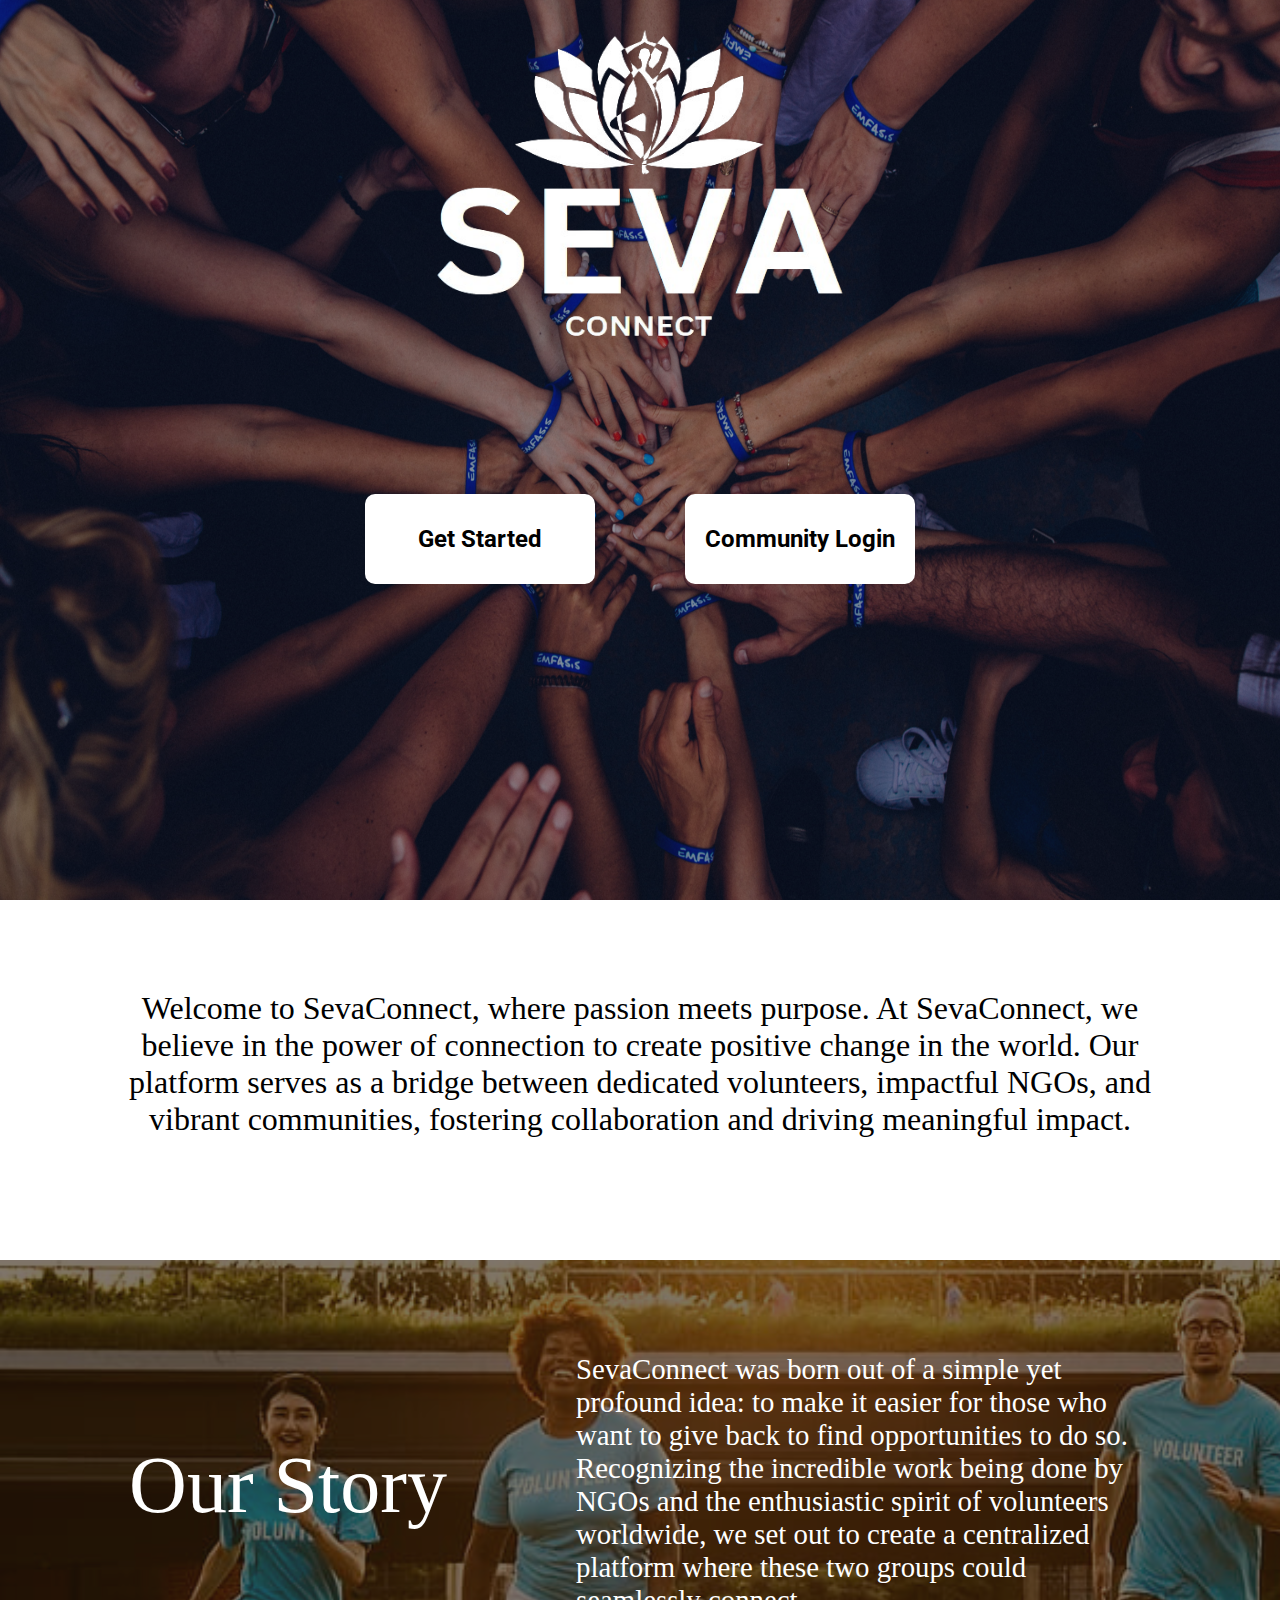
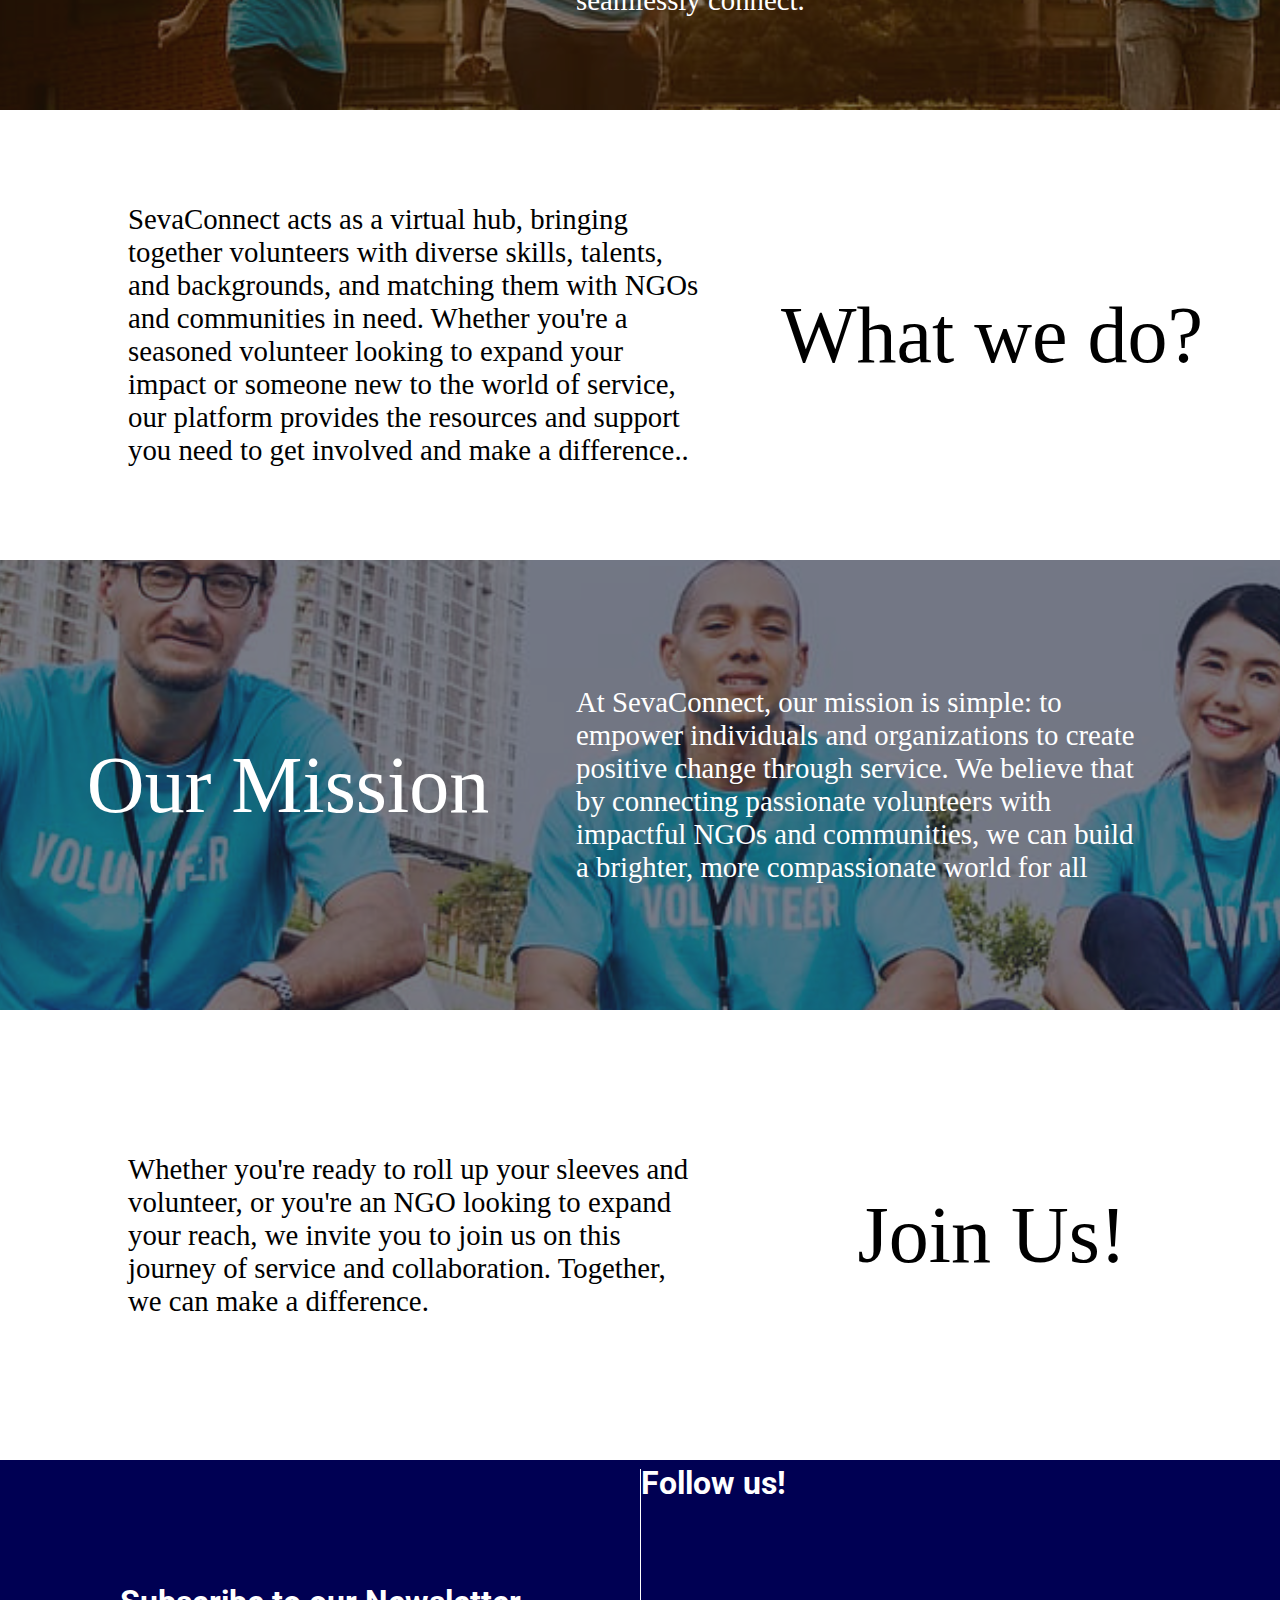
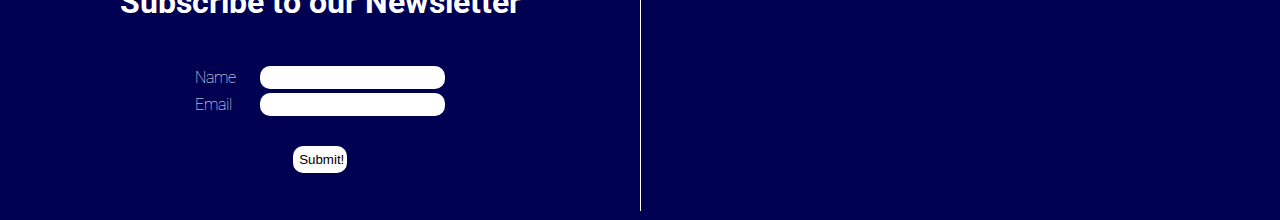
<file: index.html>
<!DOCTYPE html>
<html lang="en">

<head>
    <meta charset="UTF-8">
    <meta name="viewport" content="width=device-width, initial-scale=1.0">
    <title>SevaConnect</title>
    <link rel="stylesheet" href="styles.css">
    <link rel="preconnect" href="https://fonts.googleapis.com">
    <link rel="preconnect" href="https://fonts.gstatic.com" crossorigin>
    <link href="https://fonts.googleapis.com/css2?family=Roboto:wght@100&display=swap" rel="stylesheet">
</head>

<body>
    <div class="slideshow-container">
        <div class="mySlides fade">
            <img src="media/slideshow1.png" style="width:100%;height:100vh" draggable="false">
        </div>
        <div class="mySlides fade">
            <img src="media/slideshow2.png" style="width:100%;height:100vh" draggable="false">
        </div>
        <div class="mySlides fade">
            <img src="media/slideshow3.png" style="width:100%;height:100vh" draggable="false">
        </div>
    </div>
    <div class="main-page">
        <div class="logo">
            <img src="media/logo-nobg.png" alt="logo">
        </div>
        <div class="btn-row">
            <a href="./login.html"><button id="volu-login" class="btn">Get Started</button></a>
            <a href="./CommunitySignIn.html"><button id="comm-login" class="btn">Community Login</button></a>
        </div>
    </div>
    <div class="about">
        <div class="about-content"><p><center>Welcome to SevaConnect, where passion meets purpose. At SevaConnect, we believe in the power of connection to create positive change in the world. Our platform serves as a bridge between dedicated volunteers, impactful NGOs, and vibrant communities, fostering collaboration and driving meaningful impact.</center></p></div>
    </div>
    <div class="ourstory">
        <div class="heading1">Our Story</div>
        <div class="side-content1">SevaConnect was born out of a simple yet profound idea: to make it easier for those who want to give back to find opportunities to do so. Recognizing the incredible work being done by NGOs and the enthusiastic spirit of volunteers worldwide, we set out to create a centralized platform where these two groups could seamlessly connect.
        </div>
    </div>
    <div class="whatwedo">
        <div class="side-content2">SevaConnect acts as a virtual hub, bringing together volunteers with diverse skills, talents, and backgrounds, and matching them with NGOs and communities in need. Whether you're a seasoned volunteer looking to expand your impact or someone new to the world of service, our platform provides the resources and support you need to get involved and make a difference..        
        </div>
        <div class="heading2">What we do?</div>
    </div>
    <div class="ourmission">
        <div class="heading1">Our Mission</div>
        <div class="side-content1">At SevaConnect, our mission is simple: to empower individuals and organizations to create positive change through service. We believe that by connecting passionate volunteers with impactful NGOs and communities, we can build a brighter, more compassionate world for all        
        </div>
    </div>
    <div class="joinus">
        <div class="side-content2">Whether you're ready to roll up your sleeves and volunteer, or you're an NGO looking to expand your reach, we invite you to join us on this journey of service and collaboration. Together, we can make a difference.       
        </div>
        <div class="heading2">Join Us!</div>
    </div>
    <footer>
        <div class="newsletter">
            <h1>Subscribe to our Newsletter</h1>
            <form action="">
                <table>
                    <tr>
                        <td><label for="fname">Name</label>
                        <td><input type="text" id="name" name="name"></td>
                    </tr>
                    <tr>
                        <td><label for="lname">Email</label></td>
                        <td><input type="email" id="email" name="email"></td></td>
                    </tr>
                </table>
            </form>
            <button id="news-submit">Submit!</button>
        </div>
        <div class="line"></div>
        <div class="follow">
            <h1>Follow us!</h1>
        </div>
    </footer>
    <script src="index.js"></script>
</body>

</html>
</file>
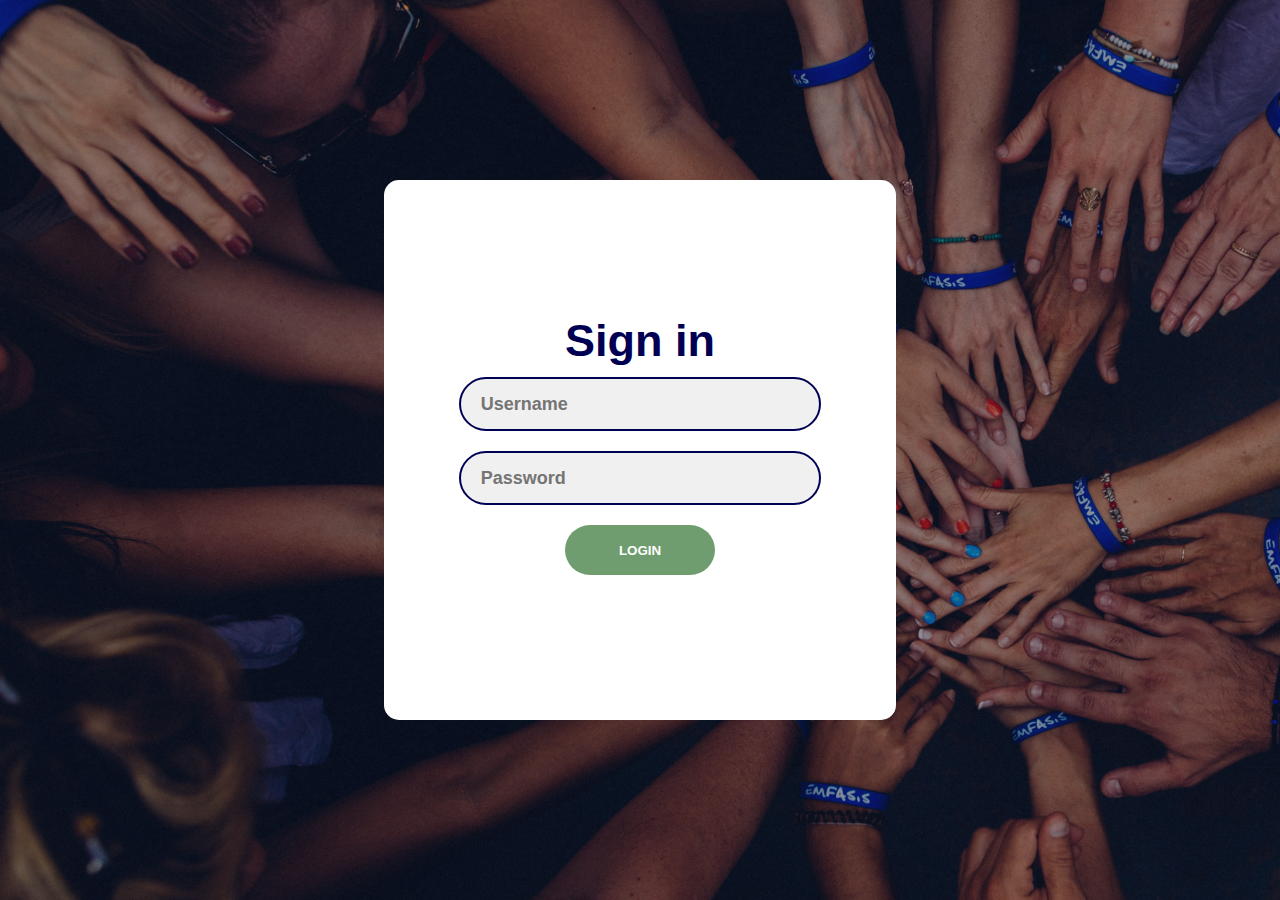
<file: CommunitySignIn.html>
<!DOCTYPE html>
<html lang="en">
<head>
    <meta charset="UTF-8">
    <meta name="viewport" content="width=device-width, initial-scale=1.0">
    <title>CommunitySignIn</title>
    <link rel="stylesheet" href="CommunitySignInStyle.css">
    <link rel="stylesheet" href="https://pro.fontawesome.com/releases/v5.10.0/css/all.css" integrity="sha384-AYmEC3Yw5cVb3ZcuHtOA93w35dYTsvhLPVnYs9eStHfGJvOvKxVfELGroGkvsg+p" crossorigin="anonymous" />
</head>
<body>
    <div class="main">
            <form action="" class="sign-in-form">
                <h2 class="title">Sign in</h2>
                <div class="input-field">
                    <i class="fas fa-user"></i>
                    <input type="text" placeholder="Username">
                </div>
                <div class="input-field">
                    <i class="fas fa-lock"></i>
                    <input type="password" placeholder="Password">
                </div>
                <input type="submit" value="Login" class="btn">
            </form>
    </div>
</body>
</html>
</file>
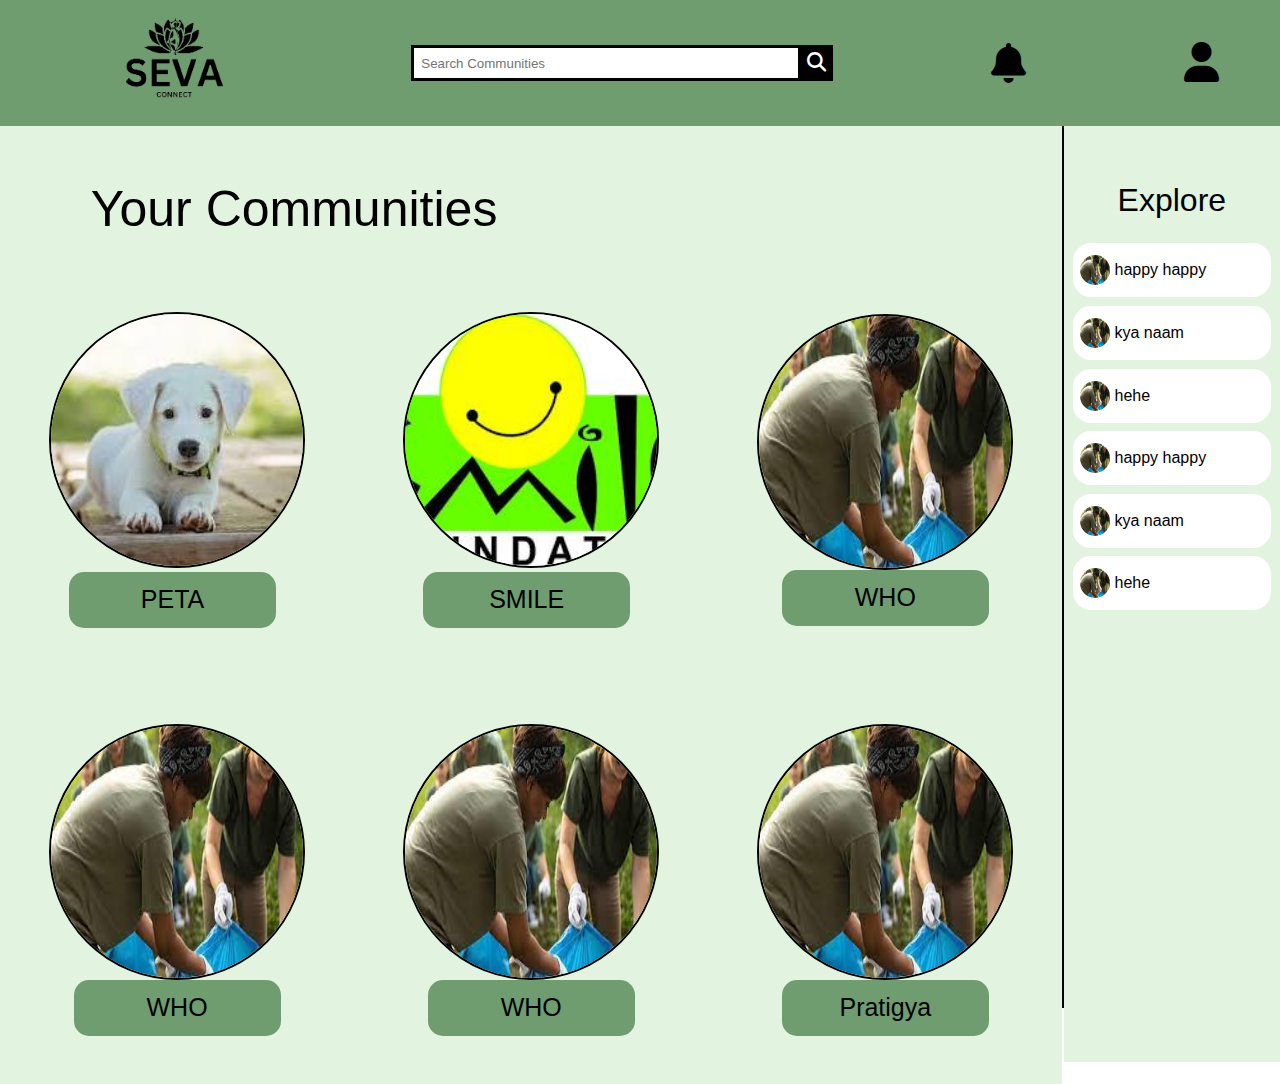
<file: Dashboard.html>
<!DOCTYPE html>
<html lang="en">
<head>
    <meta charset="UTF-8">
    <meta name="viewport" content="width=device-width, initial-scale=1.0">
    <title>SevaConnect</title>
    <link rel="stylesheet" href="./dash_style.css">
    <link rel="preconnect" href="https://fonts.googleapis.com">
<link rel="preconnect" href="https://fonts.gstatic.com" crossorigin>
<link href="https://fonts.googleapis.com/css2?family=Open+Sans&display=swap" rel="stylesheet">
<link rel="stylesheet" href="https://cdnjs.cloudflare.com/ajax/libs/font-awesome/6.4.0/css/all.min.css">
</head>
<body>
    <div class="navbar">
        <div class="logo"><img src="./assets/1.png" alt="LOGO" draggable="false"></div>
        <div class="inputbar">
            
            <input type="text" placeholder="  Search Communities">
            <div class="search"><i class="fa-solid fa-magnifying-glass"></i></div>
        </div>
        <div class="notification">
            <i class="fa-solid fa-bell"></i>
        </div>
        <a class="profilebutton" href="./profile.html"><div class="profile">
            <i class="fa-solid fa-user"></i>
        </div></a>
    </div>
     <div class="main">
        <div class="allcommunities">
            <h1>Your Communities</h1>
            <a href="./feed.html">
                <div class="allcards">
                    <div class="card1">
                     <img class="ngoimage" src="./assets/dog.jpeg" alt="Ngo photo">
                     <div class="name">PETA</div>
                </div>
            </a>
            
            <a href="./feed.html">
                <div class="card2">
                    <img class="ngoimage" src="./assets/smile.jpeg" alt="Ngo photo">
                     <div class="name">SMILE</div>
                </div>
            </a>
                   
             
               
                    <div class="card3">
                        <img class="ngoimage" src="./assets/image2.jpeg" alt="Ngo photo">
                         <div class="name">WHO</div>
                    </div>
            
                    <div class="card4">
                        <img class="ngoimage" src="./assets/image2.jpeg" alt="Ngo photo">
                         <div class="name">WHO</div>
                    </div>
                
                <div class="card5">
                    <img class="ngoimage" src="./assets/image2.jpeg" alt="Ngo photo">
                     <div class="name">WHO</div>
                </div>

                <div class="card6">
                    <img class="ngoimage" src="./assets/image2.jpeg" alt="Ngo photo">
                     <div class="name">Pratigya</div>
                </div>
                
        
            </div>
     </div>
     <div class="explore">
        <h2>Explore</h2>
        <div class="newcom">
            <img src="./assets/image2.jpeg" alt="">
            <div>happy happy</div>
        </div>
        <div class="newcom">
            <img src="./assets/image2.jpeg" alt="">
            <div>kya naam </div>
        </div>
        <div class="newcom">
            <img src="./assets/image2.jpeg" alt="">
            <div>hehe</div>
        </div>
        <div class="newcom">
            <img src="./assets/image2.jpeg" alt="">
            <div>happy happy</div>
        </div>
        <div class="newcom">
            <img src="./assets/image2.jpeg" alt="">
            <div>kya naam </div>
        </div>
        <div class="newcom">
            <img src="./assets/image2.jpeg" alt="">
            <div>hehe</div>
        </div>
        
     </div>
    </div>
</body>
</html>
</file>
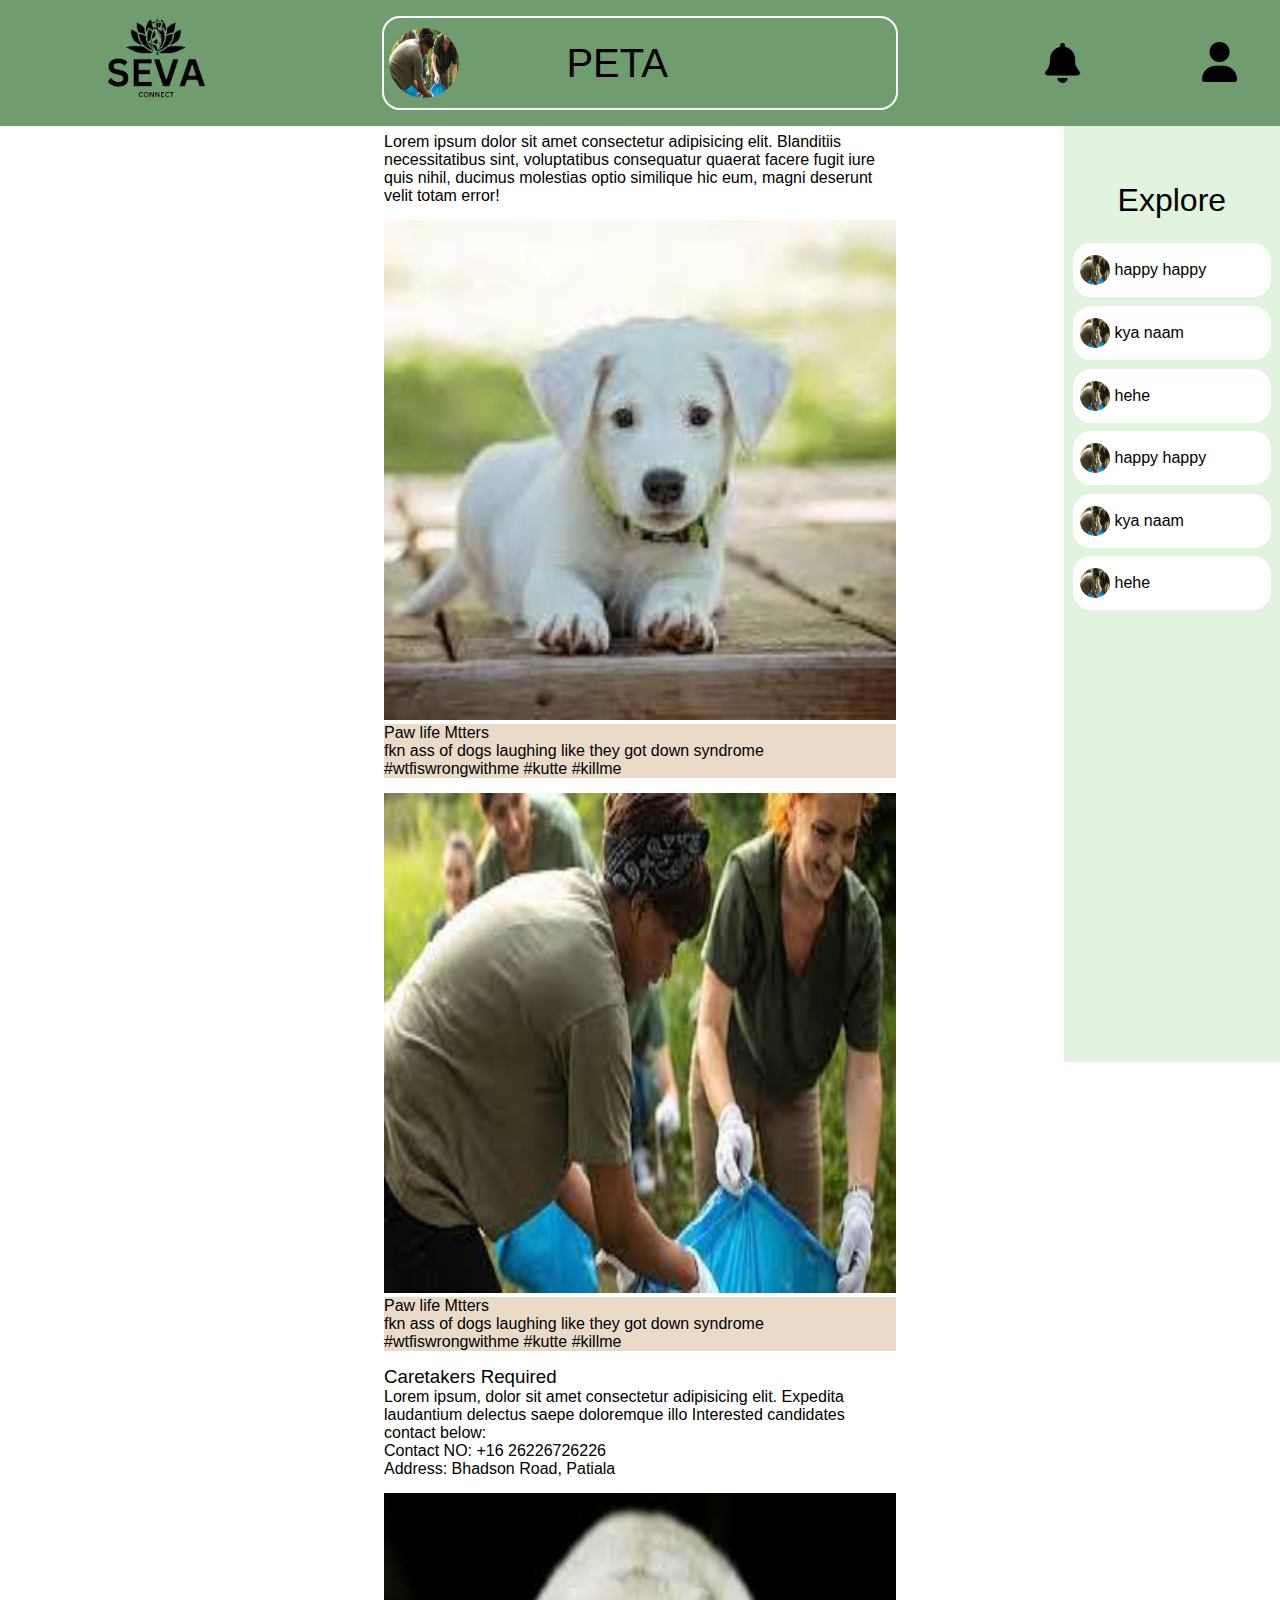
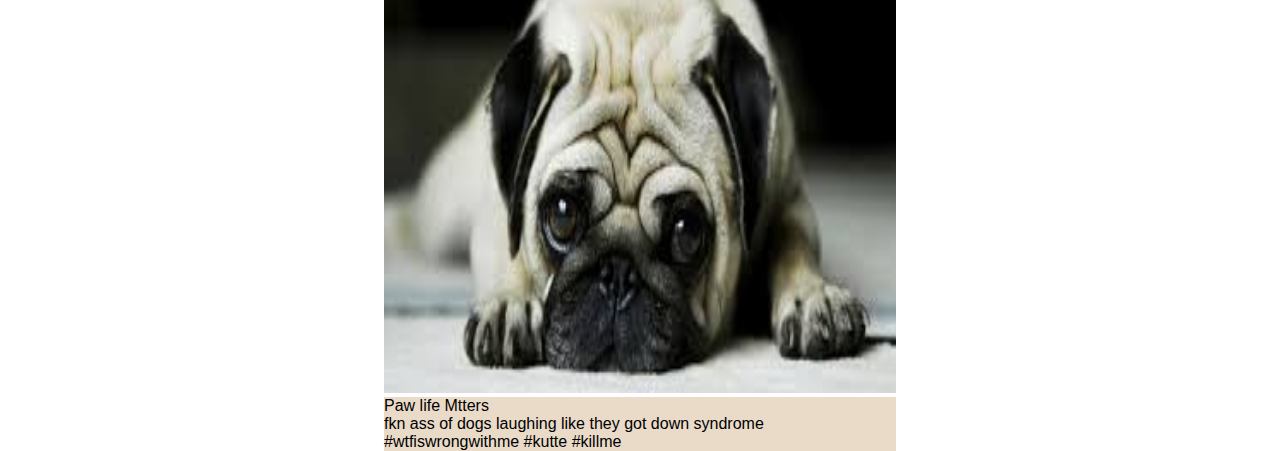
<file: feed.html>
<!DOCTYPE html>
<html lang="en">
<head>
    <meta charset="UTF-8">
    <meta name="viewport" content="width=device-width, initial-scale=1.0">
    <title>SevaConnect</title>
    <link rel="stylesheet" href="./feed.css">
    <link rel="preconnect" href="https://fonts.googleapis.com">
<link rel="preconnect" href="https://fonts.gstatic.com" crossorigin>
<link href="https://fonts.googleapis.com/css2?family=Open+Sans&display=swap" rel="stylesheet">
<link rel="stylesheet" href="https://cdnjs.cloudflare.com/ajax/libs/font-awesome/6.4.0/css/all.min.css">
</head>
<body>
    <div class="navbar">
        <div class="logo"><img src="./assets/1.png" alt="LOGO" draggable="false"></div>
        <div class="newcom" id="naam">
            <img src="./assets/image2.jpeg" alt="">
            <div id="name">PETA </div>
        </div>
        <div class="notification">
            <i class="fa-solid fa-bell"></i>
        </div>
        <a class="profilebutton" href="./profile.html"><div class="profile">
            <i class="fa-solid fa-user"></i>
        </div></a>
    </div>
     <div class="main">
        <div class="allcards">
            <div class="dis" id="discription">
            <p>Lorem ipsum dolor sit amet consectetur adipisicing elit. Blanditiis necessitatibus sint, voluptatibus consequatur quaerat facere fugit iure quis nihil, ducimus molestias optio similique hic eum, magni deserunt velit totam error!</p>
        </div>
         <div class="card photos">
            <img src="./assets/dog.jpeg" alt="">
            <div class="caption">
                <p>Paw life Mtters</p> fkn ass of dogs laughing like they got down syndrome #wtfiswrongwithme #kutte #killme
            </div>
            </div>
            <div class="card photos">
                <img src="./assets/image2.jpeg" alt="">
                <div class="caption">
                    <p>Paw life Mtters  </p>fkn ass of dogs laughing like they got down syndrome #wtfiswrongwithme #kutte #killme
                </div>
            </div>

         <div class="card volunteer" style="background-color: bisque;">
            <h3>
                Caretakers Required
            </h3>
            <p>Lorem ipsum, dolor sit amet consectetur adipisicing elit. Expedita laudantium delectus saepe doloremque illo 
                Interested candidates contact below:
                <br />
                Contact NO: +16 26226726226
                <BR />
                Address: Bhadson Road, Patiala
            </p>
         </div> 
         <div class="card photos">
            <img src="./assets/dog2.jpeg" alt="">
            <div class="caption">
                <p>Paw life Mtters</p> fkn ass of dogs laughing like they got down syndrome #wtfiswrongwithme #kutte #killme
            </div>
        </div>
     <div class="explore">
        <h2>Explore</h2>
        <div class="newcom">
            <img src="./assets/image2.jpeg" alt="">
            <div>happy happy</div>
        </div>
        <div class="newcom">
            <img src="./assets/image2.jpeg" alt="">
            <div>kya naam </div>
        </div>
        <div class="newcom">
            <img src="./assets/image2.jpeg" alt="">
            <div>hehe</div>
        </div>
        <div class="newcom">
            <img src="./assets/image2.jpeg" alt="">
            <div>happy happy</div>
        </div>
        <div class="newcom">
            <img src="./assets/image2.jpeg" alt="">
            <div>kya naam </div>
        </div>
        <div class="newcom">
            <img src="./assets/image2.jpeg" alt="">
            <div>hehe</div>
        </div>
        
     </div>
    </div>
</body>
</html>
</file>
<file: styles.css>
*{
    margin:0;
    border:0;
}

body{
    background-color:var(--main-bg-color);
    overflow-x: hidden; /* Hide horizontal scrollbar */
}

.slideshow-container{
    width:100vw;
    height:100vh;
    position:relative;
    z-index:0;
    background-color:black;
}
.main-page{
    position:absolute;
    top:0;
    display:flex;
    flex-direction:column;
    align-items:center;
    height:100vh;
    width:100vw;
}

.logo img{
    height:400px;
    width:480px;
}
.btn-row{
    display:flex;
    justify-content:space-around;
    width:50vw;
    margin-top:10vh;
}
.btn{
    background-color:white;
    color:black;
    padding:20px;
    font-size:1.5rem;
    width:18vw;
    height:10vh;
    font-family: 'Roboto', sans-serif;
    border-radius:10px;
    font-weight:bold;
    transition:0.75s;
}

.btn:hover{
    background-color:black;
    color:white;
    transition:0.75s;
}

.about{
    display:flex;
    justify-content:center;
    height:40vh;
    background-color:white;
    width:100%;
    font-size:2rem;
}
.about-content{
    margin-top:10vh;
    width:80vw;
}

.ourstory{
    display:flex;
    height:50vh;
    width:100vw;
    background:url("media/OurStory.png");
}

.heading1{
    display:flex;
    justify-content:center;
    align-items: center;;
    width:50vw;
    font-size:5rem;
    color:white;
    background-color:none;
}
.side-content1{
    color:white;
    width:50vw;
    font-size:1.8rem;
    display:flex;
    justify-content:center;
    align-items:center;
    padding-right:10vw;
    background-color:none;
}
.heading2{
    display:flex;
    justify-content:center;
    align-items: center;;
    width:50vw;
    font-size:5rem;
    color:black;
    background-color:none;
}
.side-content2{
    color:black;
    width:50vw;
    font-size:1.8rem;
    display:flex;
    justify-content:center;
    align-items:center;
    padding-left:10vw;
    background-color:none;
}

.whatwedo{
    height:50vh;
    display:flex;
    color:black;
}
.ourmission{
    background:url("media/Mission.png");
    height:50vh;
    display:flex;
    color:black
}

.joinus{
    display:flex;
    height:50vh;
    display:flex;
    color:black

}
.newsletter{
    width:50vw;
    display:flex;
    flex-direction:column;
    align-items:center;
    align-items:center;
}

input{
    border-radius:10px;
    padding:4px;
}
label{
    margin-right:20px;
}
footer{
    font-family: 'Roboto', sans-serif;
    font-weight:lighter;
    display:flex;
    align-items:center;
    background-color:#000053;
    height:40vh;
    width:100vw;
    color:white;
}

footer h1{
    position:relative;
    top:0.4vh;
}

form{
    position:relative;
    top:5vh
}

#news-submit{
    position:relative;
    top:8vh;
    background-color:white;
    border-radius:10px;
    width:4.2vw;
    height:3vh;
}

.line{
    width:1px;
    height:95%;
    background-color:white;
}
.follow{
    width:49vw;
    height:40vh
}
</file>
<file: CommunitySignInStyle.css>
*{
    margin: 0;
    padding: 0;
    font-family: 'Poppins', sans-serif;
}
body {
    display: flex;
    align-items: center;
    justify-content: center;
    min-height: 100vh;
    background-image: url("./media/slideshow1.png");
}
.sign-in-form{
    background-color: #fff;
    height: 60vh;
    width: 40vw;
    border-radius: 15px;
    display: flex;
    justify-content: center;
    flex-direction: column;
    align-items: center;
    column-gap: 20%;
}
.title {
    font-size: 45px;
    color: #000053;
}
.input-field {
    width: 70%;
    height: 50px;
    background: #f0f0f0;
    margin: 10px 0;
    border: 2px solid #000053;
    border-radius: 50px;
    display: flex;
    align-items: center;
}
.input-field input {
    flex: 5;
    background: none;
    border: none;
    outline: none;
    width: 100%;
    font-size: 18px;
    font-weight: 600;
    color: #444;
}
.btn {
    width: 150px;
    height: 50px;
    border: none;
    border-radius: 50px;
    background: rgb(111, 157, 111);
    color: #fff;
    font-weight: 600;
    margin: 10px 0;
    text-transform: uppercase;
    cursor: pointer;
}
.fa-lock,.fa-user{
    margin: 0 10px;
}
</file>
<file: dash_style.css>
* {
    margin: 0%;
    padding: 0%;
    font-family: 'Helvetica Neue', sans-serif;
    font-weight: 400;
}

:root{
    --bg:rgb(226, 243, 223);
}

.navbar {
    height: 10vh;
    width: 100vw;
    /* background-color:rgb(227, 226, 226) ; */
    display: flex;
    align-items: center;
    justify-content: space-around;
    padding:2vh;
    position: fixed;
    background-color: rgb(111, 157, 111);
    z-index: 10;
    padding-right: 8vh;
    
}

.logo img{
    height: 10vh;
 
    
}

.inputbar{
    display: flex;
    
}

.search  {
    font-size: 1.2rem;
    display: flex;
    justify-content: center;
    align-items: center;
    width:2rem ;
    background-color: black;
    color: white;
}
.inputbar input {
    height: 30px;
    width: 30vw;
    border: 3px solid ;
    background-color: white;
}

.notification * {
    font-size: 40px;
}
.notificaton:hover {
    color:white;
}

.profilebutton {
    background-color: rgb(111, 157, 111);

}

.profile:hover{
    color: aliceblue;
}

.profile {
    color: black;
    font-size: 40px;
    text-align: center;
}

.main {
    padding-top: 12vh;
    /* display: grid;
    grid-template-columns: 4fr 1fr;
    gap: 2px; */
    background-color: black;
    height: 100vh;
    
}

.main *{
    background-color: white;
}

.allcommunities {
    display: flex;
    flex-direction: column;
    padding-top: 5vh;
    width: 83vw;
    background-color: var(--bg);
}
.allcommunities> h1{
    padding: 3vh;
    font-size: 50px;
    position: relative;
    left: 6%;
    max-width: 80%;
    background-color: var(--bg);
}

.allcards {
    display: flex;
    flex-direction: row;
    flex-wrap: wrap;
    justify-content: space-around;
    background-color: var(--bg);
   
}

.allcards * {
    background-color: var(--bg);
}

a {
    text-decoration: none;
    color: black;
    display: flex;
    justify-content: center;
}

a .name {
    margin-left: 20px;
}
.allcards>* {
    
    display: flex;
    flex-direction: column;
    justify-content: center;
    align-items: center;
    padding: 2%;
    height: 38vh;
    margin: 1%;
    width: 20%;
    background-color: var(--bg);
    border: 2px solid var(--bg);
}
.allcards>*:hover{
    border: 2px solid black;
}


.ngoimage {
    width: 28vh;
    height: 28vh;
    border-radius: 50%;
    border: 2px solid black;
}
.name {
    text-align: center;
    padding: 1.5vh;
    font-size: 25px;
    background-color: rgb(111, 157, 111);
    border-radius: 15px;
    width: 20vh;
    
    
}

.explore {
    display: flex;
    flex-direction: column;
    align-items: center;
  
  position: fixed;
  right: 0px;
  top: 0;
  width: 16.9vw;
  height: 100vh;
  padding-top: 18vh;
  background-color: var(--bg);
}

.explore>h2 {
    margin: 20px;
    font-size: 2rem;
    background-color: var(--bg);
}

.newcom {
    height: 50px;
    width: 90%;
    /* border: 1px solid black; */
    margin: 2%;
    border-radius: 18px;
    background-color: white;
    display: flex;
    align-items: center;
    border: 2px solid white;
    
}

.newcom:hover{
    border: 2px solid rgb(111, 157, 111);
}
.newcom *{
    background-color: white;
    
}

.newcom>img {
    height: 30px;
    width: 30px;
    border-radius: 50%;
    padding: 5px;
}
</file>
<file: feed.css>
* {
    margin: 0%;
    padding: 0%;
    font-family: 'Helvetica Neue', sans-serif;
    font-weight: 400;
}

:root{
    --bg:rgb(226, 243, 223);
}

.navbar {
    height: 10vh;
    width: 100vw;
    /* background-color:rgb(227, 226, 226) ; */
    display: flex;
    align-items: center;
    justify-content: space-around;
    padding:2vh;
    position: fixed;
    background-color: rgb(111, 157, 111);
    z-index: 10;
    padding-right: 8vh;
    
}

.logo img{
    height: 10vh;
 
    
}




.community {
    
    height: 30px;
    width: 30px;
    border-radius: 50%;
    padding: 5px;
}
#naam{
    height: 100%;
    width:40%;
    font-size: 40px;
    background-color: rgb(111, 157, 111);
}
#naam>img{
    height: 70px;
    width: 70px;
}
#name{
    margin: 20%;
}
#naam *{
    background-color: rgb(111, 157, 111);
    text-align: center;
}
.dis,#discription {
    margin-top: 25px;
    background-color: rgb(111, 157, 111);
}
.notification * {
    font-size: 40px;
}
.notificaton:hover {
    color:white;
}

.profilebutton {
    background-color: rgb(111, 157, 111);

}

.profile:hover{
    color: aliceblue;
}

.profile {
    color: black;
    font-size: 40px;
    text-align: center;
}

.main {
    padding-top: 12vh;
    background-color: black;
    height: 100vh;
    
}

.main *{
    background-color: white;
}

.allcards {
    display: flex;
    flex-direction: column;
    align-items: center;
    justify-content: center;
    gap: 15px;
}

.allcards>*{
    width:40%;
}
.allcards img {
    height: 500px;
    width: 100%;
}

.caption,.caption p{
    background-color: rgb(234, 219, 201);
}



.explore {
    display: flex;
    flex-direction: column;
    align-items: center;
  
  position: fixed;
  right: 0px;
  top: 0;
  width: 16.9vw;
  height: 100vh;
  padding-top: 18vh;
  background-color: var(--bg);
}

.explore>h2 {
    margin: 20px;
    font-size: 2rem;
    background-color: var(--bg);
}

.newcom {
    height: 50px;
    width: 90%;
    /* border: 1px solid black; */
    margin: 2%;
    border-radius: 18px;
    background-color: white;
    display: flex;
    align-items: center;
    border: 2px solid white;
    
}

.newcom:hover{
    border: 2px solid rgb(111, 157, 111);
}
.newcom *{
    background-color: white;
    
}

.newcom>img {
    height: 30px;
    width: 30px;
    border-radius: 50%;
    padding: 5px;
}
</file>
